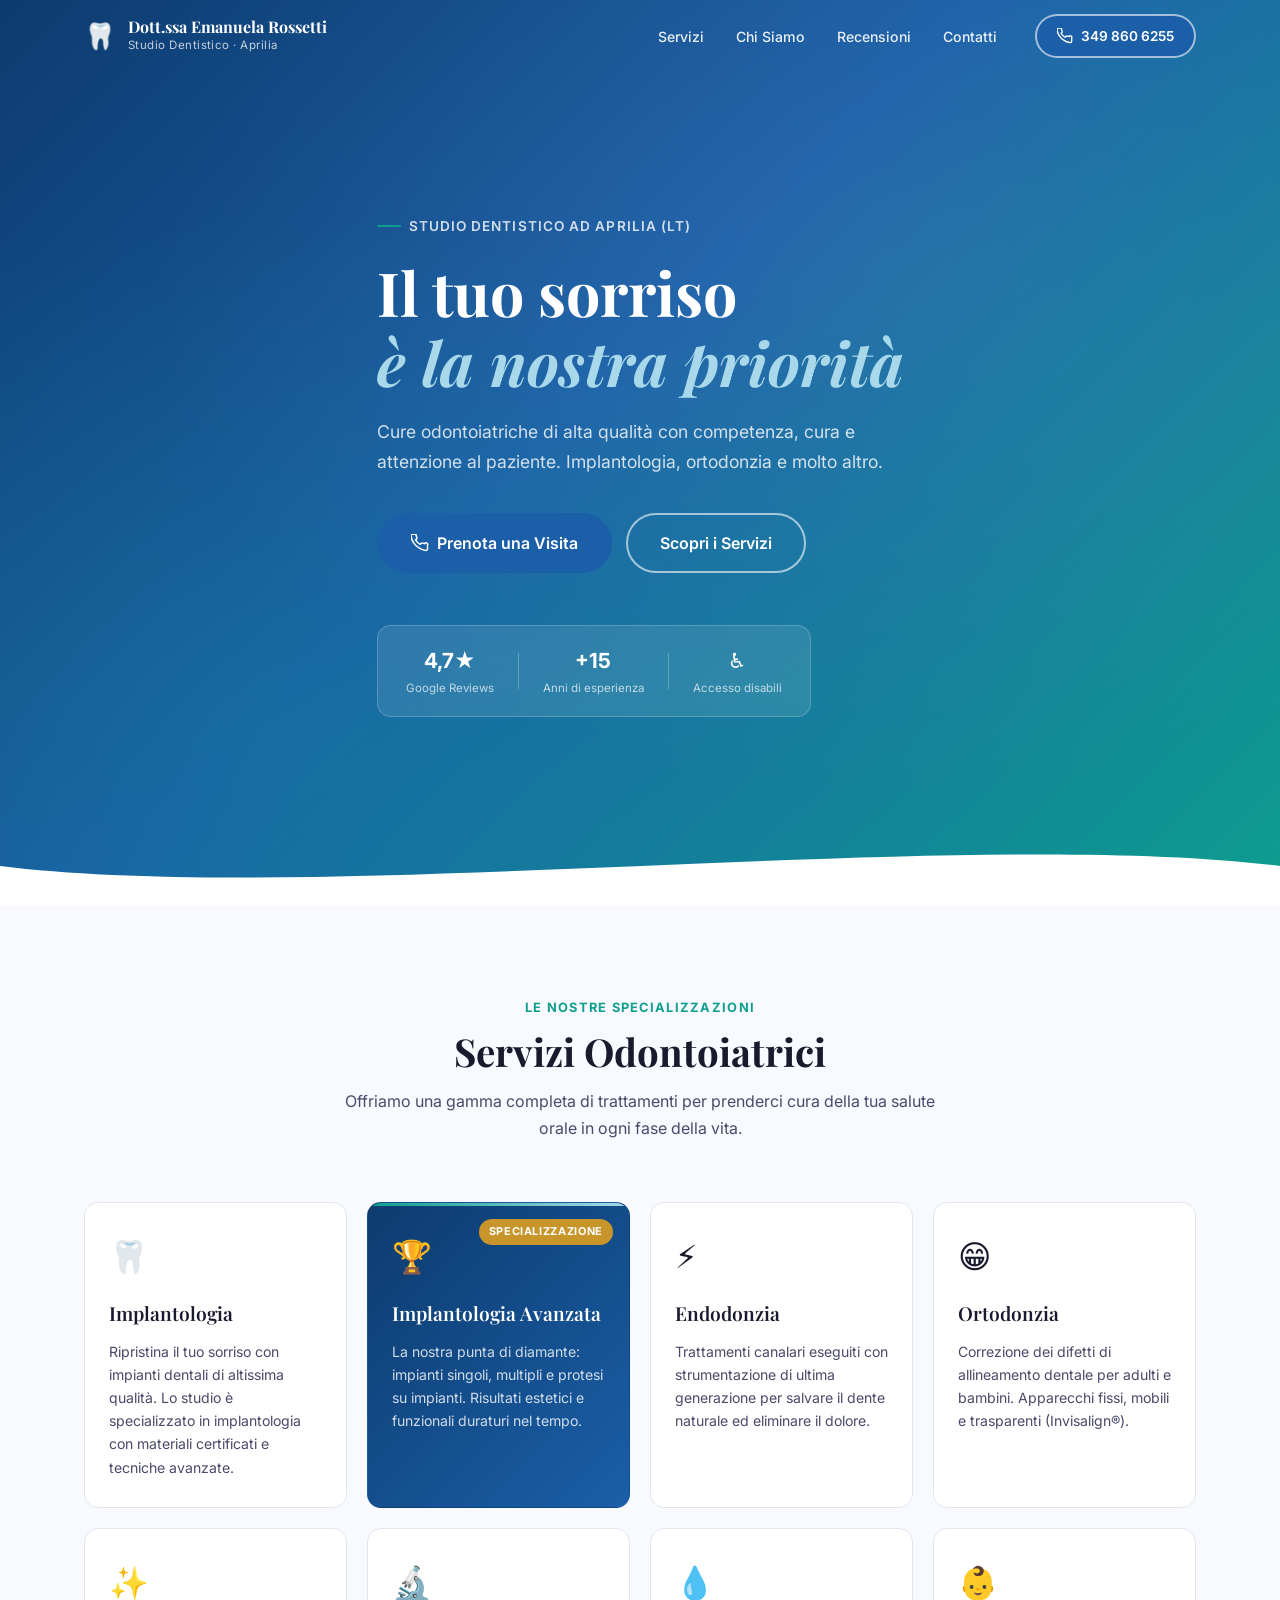
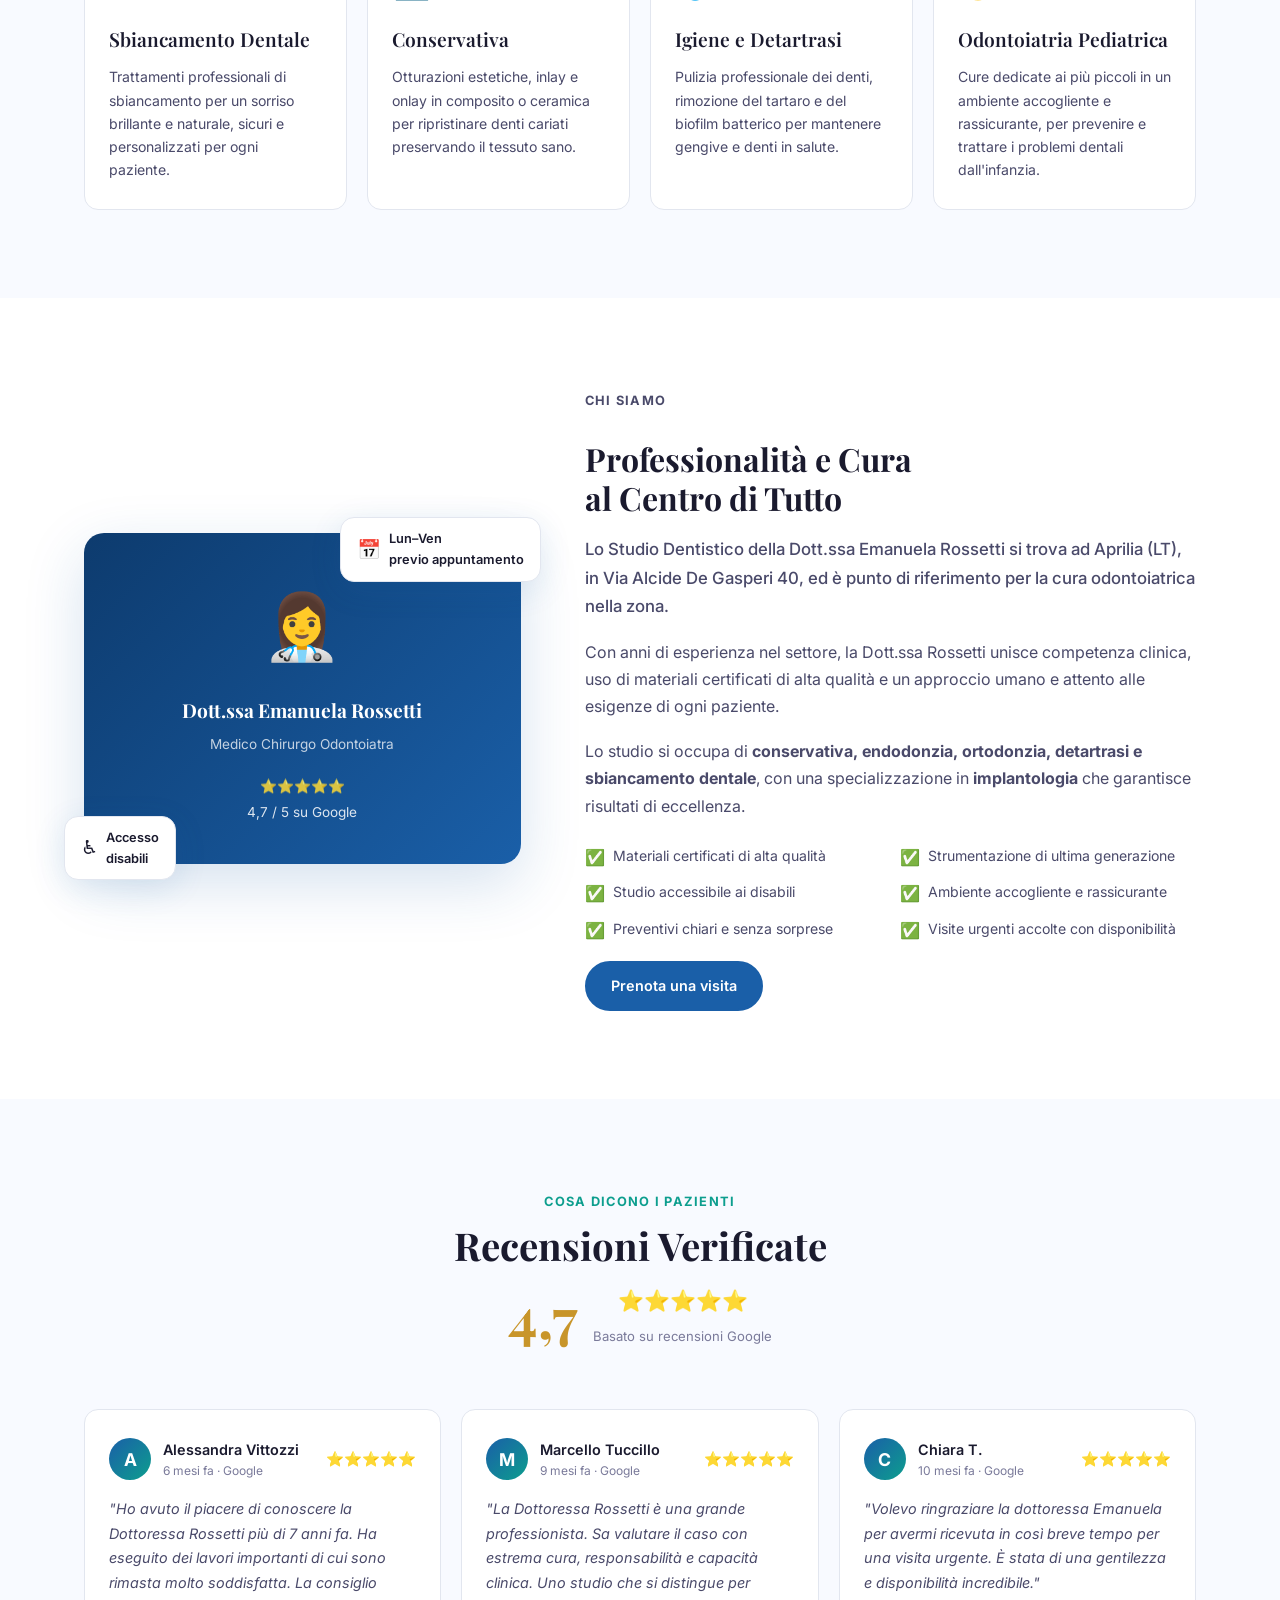
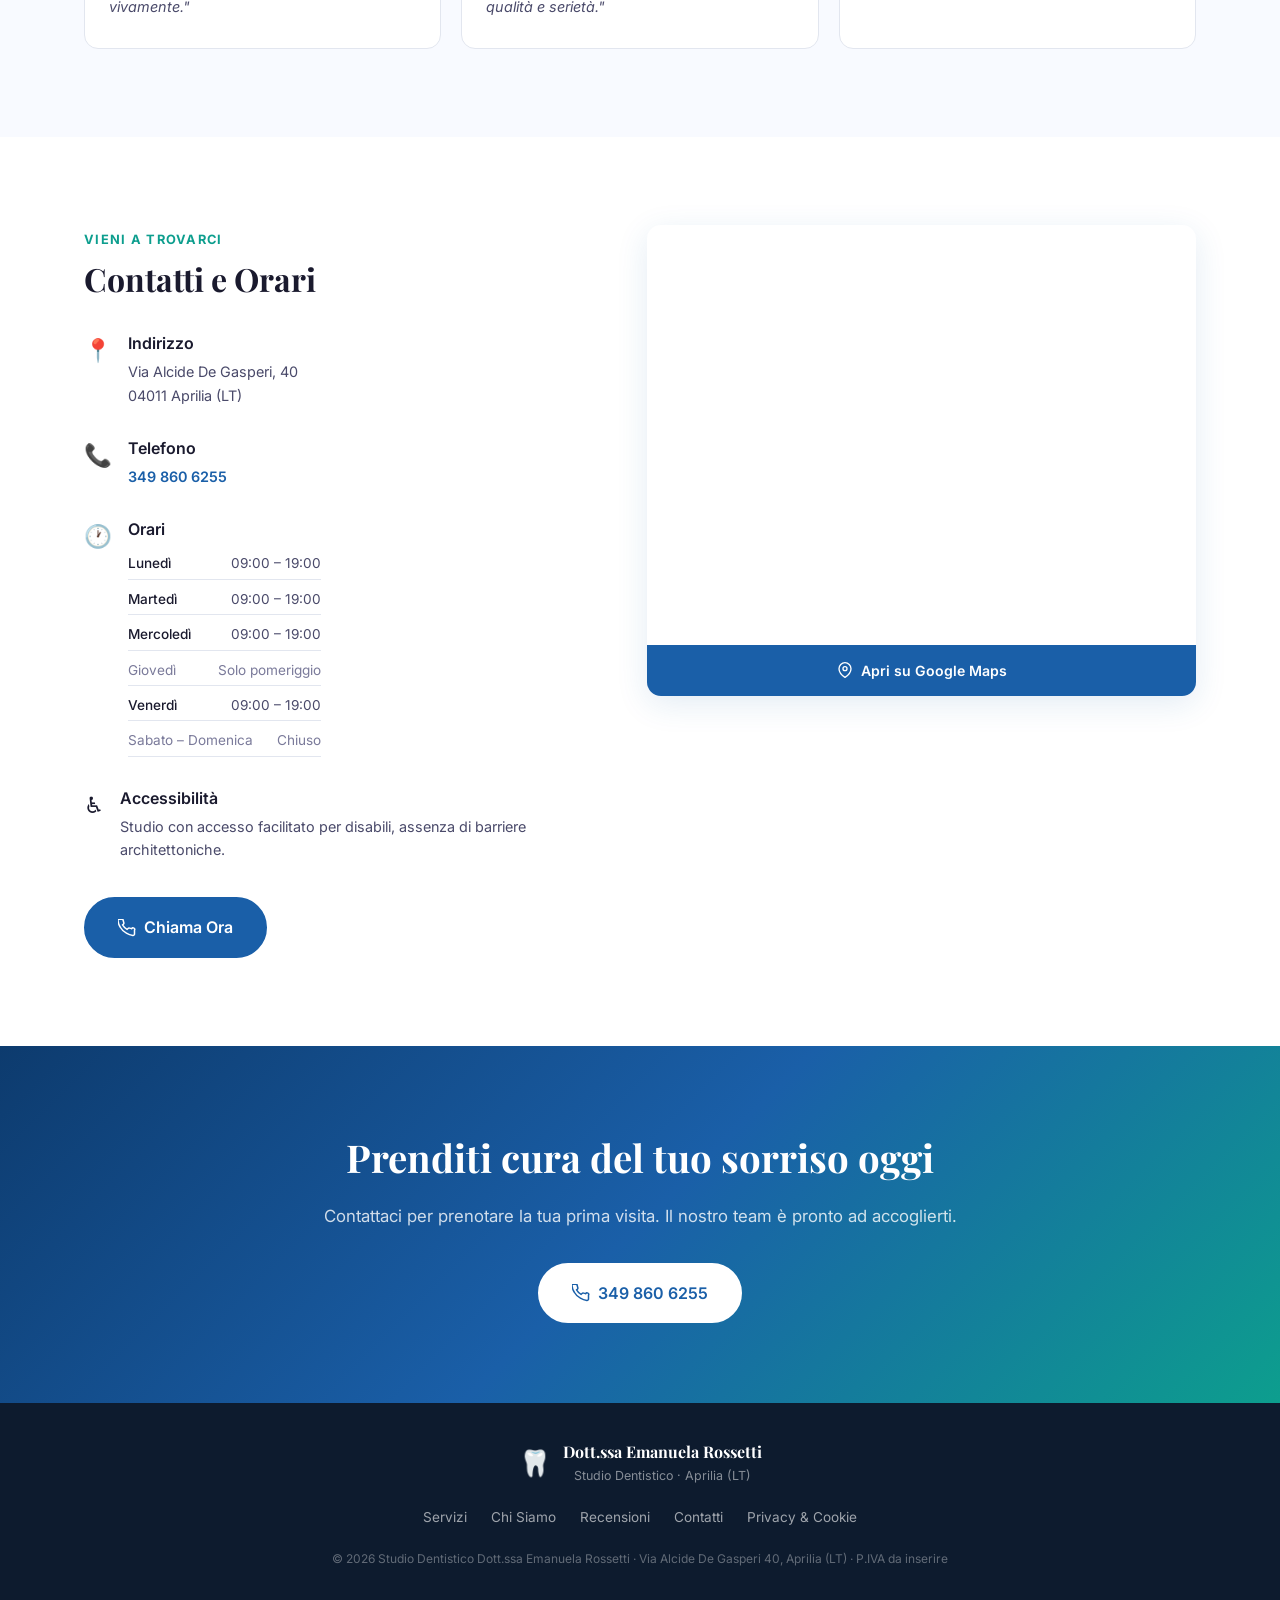
<file: index.html>
<!DOCTYPE html>
<html lang="it">
<head>
  <meta charset="UTF-8" />
  <meta name="viewport" content="width=device-width, initial-scale=1.0" />
  <meta name="description" content="Studio Dentistico Dott.ssa Emanuela Rossetti ad Aprilia (LT). Implantologia, ortodonzia, endodonzia, sbiancamento. Chiama il 349 860 6255." />
  <title>Studio Dentistico Dott.ssa Emanuela Rossetti – Aprilia (LT)</title>
  <link rel="canonical" href="https://www.studiorossetti-aprilia.it/" />

  <!-- Favicon (tooth emoji as inline SVG) -->
  <link rel="icon" href="data:image/svg+xml,%3Csvg xmlns='http://www.w3.org/2000/svg' viewBox='0 0 100 100'%3E%3Ctext y='.9em' font-size='90'%3E%F0%9F%A6%B7%3C/text%3E%3C/svg%3E" />

  <!-- Open Graph -->
  <meta property="og:type" content="website" />
  <meta property="og:locale" content="it_IT" />
  <meta property="og:site_name" content="Studio Dentistico Dott.ssa Emanuela Rossetti" />
  <meta property="og:title" content="Studio Dentistico Dott.ssa Emanuela Rossetti – Aprilia (LT)" />
  <meta property="og:description" content="Cure odontoiatriche di alta qualità ad Aprilia (LT): implantologia, ortodonzia, endodonzia, sbiancamento. Chiama il 349 860 6255." />
  <meta property="og:url" content="https://www.studiorossetti-aprilia.it/" />

  <!-- Twitter Card -->
  <meta name="twitter:card" content="summary" />
  <meta name="twitter:title" content="Studio Dentistico Dott.ssa Emanuela Rossetti – Aprilia (LT)" />
  <meta name="twitter:description" content="Cure odontoiatriche di alta qualità ad Aprilia (LT): implantologia, ortodonzia, endodonzia, sbiancamento. Chiama il 349 860 6255." />

  <link rel="preconnect" href="https://fonts.googleapis.com" />
  <link rel="preconnect" href="https://fonts.gstatic.com" crossorigin />
  <link href="https://fonts.googleapis.com/css2?family=Playfair+Display:wght@400;600;700&family=Inter:wght@300;400;500;600&display=swap" rel="stylesheet" />
  <link rel="stylesheet" href="style.css" />

  <!-- Dati strutturati per la SEO locale -->
  <script type="application/ld+json">
  {
    "@context": "https://schema.org",
    "@type": "Dentist",
    "name": "Studio Dentistico Dott.ssa Emanuela Rossetti",
    "description": "Studio dentistico ad Aprilia (LT). Implantologia, ortodonzia, endodonzia, conservativa, igiene e sbiancamento dentale.",
    "url": "https://www.studiorossetti-aprilia.it/",
    "telephone": "+39 349 860 6255",
    "image": "https://www.studiorossetti-aprilia.it/og-image.jpg",
    "priceRange": "€€",
    "address": {
      "@type": "PostalAddress",
      "streetAddress": "Via Alcide De Gasperi, 40",
      "addressLocality": "Aprilia",
      "addressRegion": "LT",
      "postalCode": "04011",
      "addressCountry": "IT"
    },
    "geo": {
      "@type": "GeoCoordinates",
      "latitude": 41.5938,
      "longitude": 12.6568
    },
    "openingHoursSpecification": [
      {
        "@type": "OpeningHoursSpecification",
        "dayOfWeek": ["Monday", "Tuesday", "Wednesday", "Friday"],
        "opens": "09:00",
        "closes": "19:00"
      },
      {
        "@type": "OpeningHoursSpecification",
        "dayOfWeek": "Thursday",
        "opens": "14:00",
        "closes": "19:00"
      }
    ],
    "areaServed": "Aprilia",
    "medicalSpecialty": "Dentistry"
  }
  </script>
</head>
<body>

  <!-- ===== HEADER ===== -->
  <header id="header">
    <div class="container header-inner">
      <a href="#hero" class="logo">
        <span class="logo-icon" aria-hidden="true">🦷</span>
        <div class="logo-text">
          <span class="logo-name">Dott.ssa Emanuela Rossetti</span>
          <span class="logo-sub">Studio Dentistico · Aprilia</span>
        </div>
      </a>
      <nav id="nav">
        <ul>
          <li><a href="#servizi">Servizi</a></li>
          <li><a href="#chi-siamo">Chi Siamo</a></li>
          <li><a href="#recensioni">Recensioni</a></li>
          <li><a href="#contatti">Contatti</a></li>
        </ul>
      </nav>
      <a href="tel:3498606255" class="btn btn-primary header-cta">
        <svg width="16" height="16" viewBox="0 0 24 24" fill="none" stroke="currentColor" stroke-width="2"><path d="M22 16.92v3a2 2 0 01-2.18 2 19.79 19.79 0 01-8.63-3.07A19.5 19.5 0 013.07 11a19.79 19.79 0 01-3.07-8.67A2 2 0 012 .18h3a2 2 0 012 1.72c.127.96.361 1.903.7 2.81a2 2 0 01-.45 2.11L6.09 7.91a16 16 0 006 6l1.27-1.27a2 2 0 012.11-.45c.907.339 1.85.573 2.81.7A2 2 0 0122 14.92z"/></svg>
        349 860 6255
      </a>
      <button class="burger" id="burger" aria-label="Menu">
        <span></span><span></span><span></span>
      </button>
    </div>
  </header>

  <!-- ===== HERO ===== -->
  <section id="hero">
    <div class="hero-bg"></div>
    <div class="container hero-content">
      <p class="hero-eyebrow">Studio Dentistico ad Aprilia (LT)</p>
      <h1>Il tuo sorriso<br><em>è la nostra priorità</em></h1>
      <p class="hero-subtitle">Cure odontoiatriche di alta qualità con competenza, cura e attenzione al paziente. Implantologia, ortodonzia e molto altro.</p>
      <div class="hero-actions">
        <a href="tel:3498606255" class="btn btn-primary btn-lg">
          <svg width="18" height="18" viewBox="0 0 24 24" fill="none" stroke="currentColor" stroke-width="2"><path d="M22 16.92v3a2 2 0 01-2.18 2 19.79 19.79 0 01-8.63-3.07A19.5 19.5 0 013.07 11a19.79 19.79 0 01-3.07-8.67A2 2 0 012 .18h3a2 2 0 012 1.72c.127.96.361 1.903.7 2.81a2 2 0 01-.45 2.11L6.09 7.91a16 16 0 006 6l1.27-1.27a2 2 0 012.11-.45c.907.339 1.85.573 2.81.7A2 2 0 0122 14.92z"/></svg>
          Prenota una Visita
        </a>
        <a href="#servizi" class="btn btn-outline btn-lg">Scopri i Servizi</a>
      </div>
      <div class="hero-stats">
        <div class="stat">
          <span class="stat-num">4,7★</span>
          <span class="stat-label">Google Reviews</span>
        </div>
        <div class="stat-divider"></div>
        <div class="stat">
          <span class="stat-num">+15</span>
          <span class="stat-label">Anni di esperienza</span>
        </div>
        <div class="stat-divider"></div>
        <div class="stat">
          <span class="stat-num">♿</span>
          <span class="stat-label">Accesso disabili</span>
        </div>
      </div>
    </div>
    <div class="hero-wave">
      <svg viewBox="0 0 1440 80" xmlns="http://www.w3.org/2000/svg" preserveAspectRatio="none">
        <path d="M0,40 C360,80 1080,0 1440,40 L1440,80 L0,80 Z" fill="#ffffff"/>
      </svg>
    </div>
  </section>

  <!-- ===== SERVIZI ===== -->
  <section id="servizi">
    <div class="container">
      <div class="section-header">
        <p class="section-eyebrow">Le nostre specializzazioni</p>
        <h2>Servizi Odontoiatrici</h2>
        <p class="section-subtitle">Offriamo una gamma completa di trattamenti per prenderci cura della tua salute orale in ogni fase della vita.</p>
      </div>
      <div class="services-grid">

        <div class="service-card">
          <div class="service-icon" aria-hidden="true">🦷</div>
          <h3>Implantologia</h3>
          <p>Ripristina il tuo sorriso con impianti dentali di altissima qualità. Lo studio è specializzato in implantologia con materiali certificati e tecniche avanzate.</p>
        </div>

        <div class="service-card featured">
          <div class="service-badge">Specializzazione</div>
          <div class="service-icon" aria-hidden="true">🏆</div>
          <h3>Implantologia Avanzata</h3>
          <p>La nostra punta di diamante: impianti singoli, multipli e protesi su impianti. Risultati estetici e funzionali duraturi nel tempo.</p>
        </div>

        <div class="service-card">
          <div class="service-icon" aria-hidden="true">⚡</div>
          <h3>Endodonzia</h3>
          <p>Trattamenti canalari eseguiti con strumentazione di ultima generazione per salvare il dente naturale ed eliminare il dolore.</p>
        </div>

        <div class="service-card">
          <div class="service-icon" aria-hidden="true">😁</div>
          <h3>Ortodonzia</h3>
          <p>Correzione dei difetti di allineamento dentale per adulti e bambini. Apparecchi fissi, mobili e trasparenti (Invisalign®).</p>
        </div>

        <div class="service-card">
          <div class="service-icon" aria-hidden="true">✨</div>
          <h3>Sbiancamento Dentale</h3>
          <p>Trattamenti professionali di sbiancamento per un sorriso brillante e naturale, sicuri e personalizzati per ogni paziente.</p>
        </div>

        <div class="service-card">
          <div class="service-icon" aria-hidden="true">🔬</div>
          <h3>Conservativa</h3>
          <p>Otturazioni estetiche, inlay e onlay in composito o ceramica per ripristinare denti cariati preservando il tessuto sano.</p>
        </div>

        <div class="service-card">
          <div class="service-icon" aria-hidden="true">💧</div>
          <h3>Igiene e Detartrasi</h3>
          <p>Pulizia professionale dei denti, rimozione del tartaro e del biofilm batterico per mantenere gengive e denti in salute.</p>
        </div>

        <div class="service-card">
          <div class="service-icon" aria-hidden="true">👶</div>
          <h3>Odontoiatria Pediatrica</h3>
          <p>Cure dedicate ai più piccoli in un ambiente accogliente e rassicurante, per prevenire e trattare i problemi dentali dall'infanzia.</p>
        </div>

      </div>
    </div>
  </section>

  <!-- ===== CHI SIAMO ===== -->
  <section id="chi-siamo">
    <div class="container about-grid">
      <div class="about-visual">
        <div class="about-card-main">
          <div class="about-icon-big" aria-hidden="true">👩‍⚕️</div>
          <p class="about-card-name">Dott.ssa Emanuela Rossetti</p>
          <p class="about-card-title">Medico Chirurgo Odontoiatra</p>
          <div class="about-card-rating">
            <span aria-hidden="true">⭐⭐⭐⭐⭐</span>
            <span>4,7 / 5 su Google</span>
          </div>
        </div>
        <div class="about-badge-1">
          <span>♿</span>
          <span>Accesso<br>disabili</span>
        </div>
        <div class="about-badge-2">
          <span>📅</span>
          <span>Lun–Ven<br>previo appuntamento</span>
        </div>
      </div>
      <div class="about-content">
        <p class="section-eyebrow">Chi siamo</p>
        <h2>Professionalità e Cura<br>al Centro di Tutto</h2>
        <p class="about-lead">Lo Studio Dentistico della Dott.ssa Emanuela Rossetti si trova ad Aprilia (LT), in Via Alcide De Gasperi 40, ed è punto di riferimento per la cura odontoiatrica nella zona.</p>
        <p>Con anni di esperienza nel settore, la Dott.ssa Rossetti unisce competenza clinica, uso di materiali certificati di alta qualità e un approccio umano e attento alle esigenze di ogni paziente.</p>
        <p>Lo studio si occupa di <strong>conservativa, endodonzia, ortodonzia, detartrasi e sbiancamento dentale</strong>, con una specializzazione in <strong>implantologia</strong> che garantisce risultati di eccellenza.</p>
        <div class="about-features">
          <div class="feature">
            <span class="feature-icon" aria-hidden="true">✅</span>
            <span>Materiali certificati di alta qualità</span>
          </div>
          <div class="feature">
            <span class="feature-icon" aria-hidden="true">✅</span>
            <span>Strumentazione di ultima generazione</span>
          </div>
          <div class="feature">
            <span class="feature-icon" aria-hidden="true">✅</span>
            <span>Studio accessibile ai disabili</span>
          </div>
          <div class="feature">
            <span class="feature-icon" aria-hidden="true">✅</span>
            <span>Ambiente accogliente e rassicurante</span>
          </div>
          <div class="feature">
            <span class="feature-icon" aria-hidden="true">✅</span>
            <span>Preventivi chiari e senza sorprese</span>
          </div>
          <div class="feature">
            <span class="feature-icon" aria-hidden="true">✅</span>
            <span>Visite urgenti accolte con disponibilità</span>
          </div>
        </div>
        <a href="tel:3498606255" class="btn btn-primary">Prenota una visita</a>
      </div>
    </div>
  </section>

  <!-- ===== RECENSIONI ===== -->
  <section id="recensioni">
    <div class="container">
      <div class="section-header">
        <p class="section-eyebrow">Cosa dicono i pazienti</p>
        <h2>Recensioni Verificate</h2>
        <div class="reviews-summary">
          <span class="reviews-score">4,7</span>
          <div>
            <div class="stars" aria-hidden="true">⭐⭐⭐⭐⭐</div>
            <span class="reviews-count">Basato su recensioni Google</span>
          </div>
        </div>
      </div>
      <div class="reviews-grid">

        <div class="review-card">
          <div class="review-header">
            <div class="reviewer-avatar">A</div>
            <div>
              <p class="reviewer-name">Alessandra Vittozzi</p>
              <p class="reviewer-date">6 mesi fa · Google</p>
            </div>
            <div class="review-stars" role="img" aria-label="Valutazione 5 stelle su 5">⭐⭐⭐⭐⭐</div>
          </div>
          <p class="review-text">"Ho avuto il piacere di conoscere la Dottoressa Rossetti più di 7 anni fa. Ha eseguito dei lavori importanti di cui sono rimasta molto soddisfatta. La consiglio vivamente."</p>
        </div>

        <div class="review-card">
          <div class="review-header">
            <div class="reviewer-avatar">M</div>
            <div>
              <p class="reviewer-name">Marcello Tuccillo</p>
              <p class="reviewer-date">9 mesi fa · Google</p>
            </div>
            <div class="review-stars" role="img" aria-label="Valutazione 5 stelle su 5">⭐⭐⭐⭐⭐</div>
          </div>
          <p class="review-text">"La Dottoressa Rossetti è una grande professionista. Sa valutare il caso con estrema cura, responsabilità e capacità clinica. Uno studio che si distingue per qualità e serietà."</p>
        </div>

        <div class="review-card">
          <div class="review-header">
            <div class="reviewer-avatar">C</div>
            <div>
              <p class="reviewer-name">Chiara T.</p>
              <p class="reviewer-date">10 mesi fa · Google</p>
            </div>
            <div class="review-stars" role="img" aria-label="Valutazione 5 stelle su 5">⭐⭐⭐⭐⭐</div>
          </div>
          <p class="review-text">"Volevo ringraziare la dottoressa Emanuela per avermi ricevuta in così breve tempo per una visita urgente. È stata di una gentilezza e disponibilità incredibile."</p>
        </div>

      </div>
    </div>
  </section>

  <!-- ===== ORARI + CONTATTI ===== -->
  <section id="contatti">
    <div class="container contact-grid">

      <div class="contact-info">
        <p class="section-eyebrow">Vieni a trovarci</p>
        <h2>Contatti e Orari</h2>

        <div class="contact-items">
          <div class="contact-item">
            <span class="contact-icon" aria-hidden="true">📍</span>
            <div>
              <strong>Indirizzo</strong>
              <p>Via Alcide De Gasperi, 40<br>04011 Aprilia (LT)</p>
            </div>
          </div>
          <div class="contact-item">
            <span class="contact-icon" aria-hidden="true">📞</span>
            <div>
              <strong>Telefono</strong>
              <p><a href="tel:3498606255">349 860 6255</a></p>
            </div>
          </div>
          <div class="contact-item">
            <span class="contact-icon" aria-hidden="true">🕐</span>
            <div>
              <strong>Orari</strong>
              <div class="hours-table">
                <div class="hours-row"><span>Lunedì</span><span>09:00 – 19:00</span></div>
                <div class="hours-row"><span>Martedì</span><span>09:00 – 19:00</span></div>
                <div class="hours-row"><span>Mercoledì</span><span>09:00 – 19:00</span></div>
                <div class="hours-row hours-closed"><span>Giovedì</span><span>Solo pomeriggio</span></div>
                <div class="hours-row"><span>Venerdì</span><span>09:00 – 19:00</span></div>
                <div class="hours-row hours-closed"><span>Sabato – Domenica</span><span>Chiuso</span></div>
              </div>
            </div>
          </div>
          <div class="contact-item">
            <span class="contact-icon" aria-hidden="true">♿</span>
            <div>
              <strong>Accessibilità</strong>
              <p>Studio con accesso facilitato per disabili, assenza di barriere architettoniche.</p>
            </div>
          </div>
        </div>

        <a href="tel:3498606255" class="btn btn-primary btn-lg">
          <svg width="18" height="18" viewBox="0 0 24 24" fill="none" stroke="currentColor" stroke-width="2"><path d="M22 16.92v3a2 2 0 01-2.18 2 19.79 19.79 0 01-8.63-3.07A19.5 19.5 0 013.07 11a19.79 19.79 0 01-3.07-8.67A2 2 0 012 .18h3a2 2 0 012 1.72c.127.96.361 1.903.7 2.81a2 2 0 01-.45 2.11L6.09 7.91a16 16 0 006 6l1.27-1.27a2 2 0 012.11-.45c.907.339 1.85.573 2.81.7A2 2 0 0122 14.92z"/></svg>
          Chiama Ora
        </a>
      </div>

      <div class="contact-map">
        <iframe
          src="https://www.google.com/maps/embed?pb=!1m18!1m12!1m3!1d2986.23!2d12.6568!3d41.5938!2m3!1f0!2f0!3f0!3m2!1i1024!2i768!4f13.1!3m3!1m2!1s0x1325887b18d1b289%3A0x0!2sVia+Alcide+De+Gasperi+40+Aprilia!5e0!3m2!1sit!2sit!4v1"
          allowfullscreen=""
          loading="lazy"
          referrerpolicy="no-referrer-when-downgrade"
          title="Mappa Studio Dentistico Rossetti Aprilia">
        </iframe>
        <a href="https://www.google.com/maps/search/Studio+Dentistico+Dott.ssa+Emanuela+Rossetti+Via+Alcide+De+Gasperi+40+Aprilia" target="_blank" rel="noopener" class="map-link">
          <svg width="16" height="16" viewBox="0 0 24 24" fill="none" stroke="currentColor" stroke-width="2"><path d="M21 10c0 7-9 13-9 13s-9-6-9-13a9 9 0 0118 0z"/><circle cx="12" cy="10" r="3"/></svg>
          Apri su Google Maps
        </a>
      </div>

    </div>
  </section>

  <!-- ===== CTA FINALE ===== -->
  <section id="cta-final">
    <div class="container cta-content">
      <h2>Prenditi cura del tuo sorriso oggi</h2>
      <p>Contattaci per prenotare la tua prima visita. Il nostro team è pronto ad accoglierti.</p>
      <a href="tel:3498606255" class="btn btn-white btn-lg">
        <svg width="18" height="18" viewBox="0 0 24 24" fill="none" stroke="currentColor" stroke-width="2"><path d="M22 16.92v3a2 2 0 01-2.18 2 19.79 19.79 0 01-8.63-3.07A19.5 19.5 0 013.07 11a19.79 19.79 0 01-3.07-8.67A2 2 0 012 .18h3a2 2 0 012 1.72c.127.96.361 1.903.7 2.81a2 2 0 01-.45 2.11L6.09 7.91a16 16 0 006 6l1.27-1.27a2 2 0 012.11-.45c.907.339 1.85.573 2.81.7A2 2 0 0122 14.92z"/></svg>
        349 860 6255
      </a>
    </div>
  </section>

  <!-- ===== FOOTER ===== -->
  <footer id="footer">
    <div class="container footer-inner">
      <div class="footer-brand">
        <span class="logo-icon" aria-hidden="true">🦷</span>
        <div>
          <p class="footer-name">Dott.ssa Emanuela Rossetti</p>
          <p class="footer-tagline">Studio Dentistico · Aprilia (LT)</p>
        </div>
      </div>
      <div class="footer-links">
        <a href="#servizi">Servizi</a>
        <a href="#chi-siamo">Chi Siamo</a>
        <a href="#recensioni">Recensioni</a>
        <a href="#contatti">Contatti</a>
        <a href="privacy.html">Privacy &amp; Cookie</a>
      </div>
      <p class="footer-copy">© <span id="year">2026</span> Studio Dentistico Dott.ssa Emanuela Rossetti · Via Alcide De Gasperi 40, Aprilia (LT) · P.IVA da inserire</p>
    </div>
  </footer>

  <script src="script.js"></script>
</body>
</html>
</file>
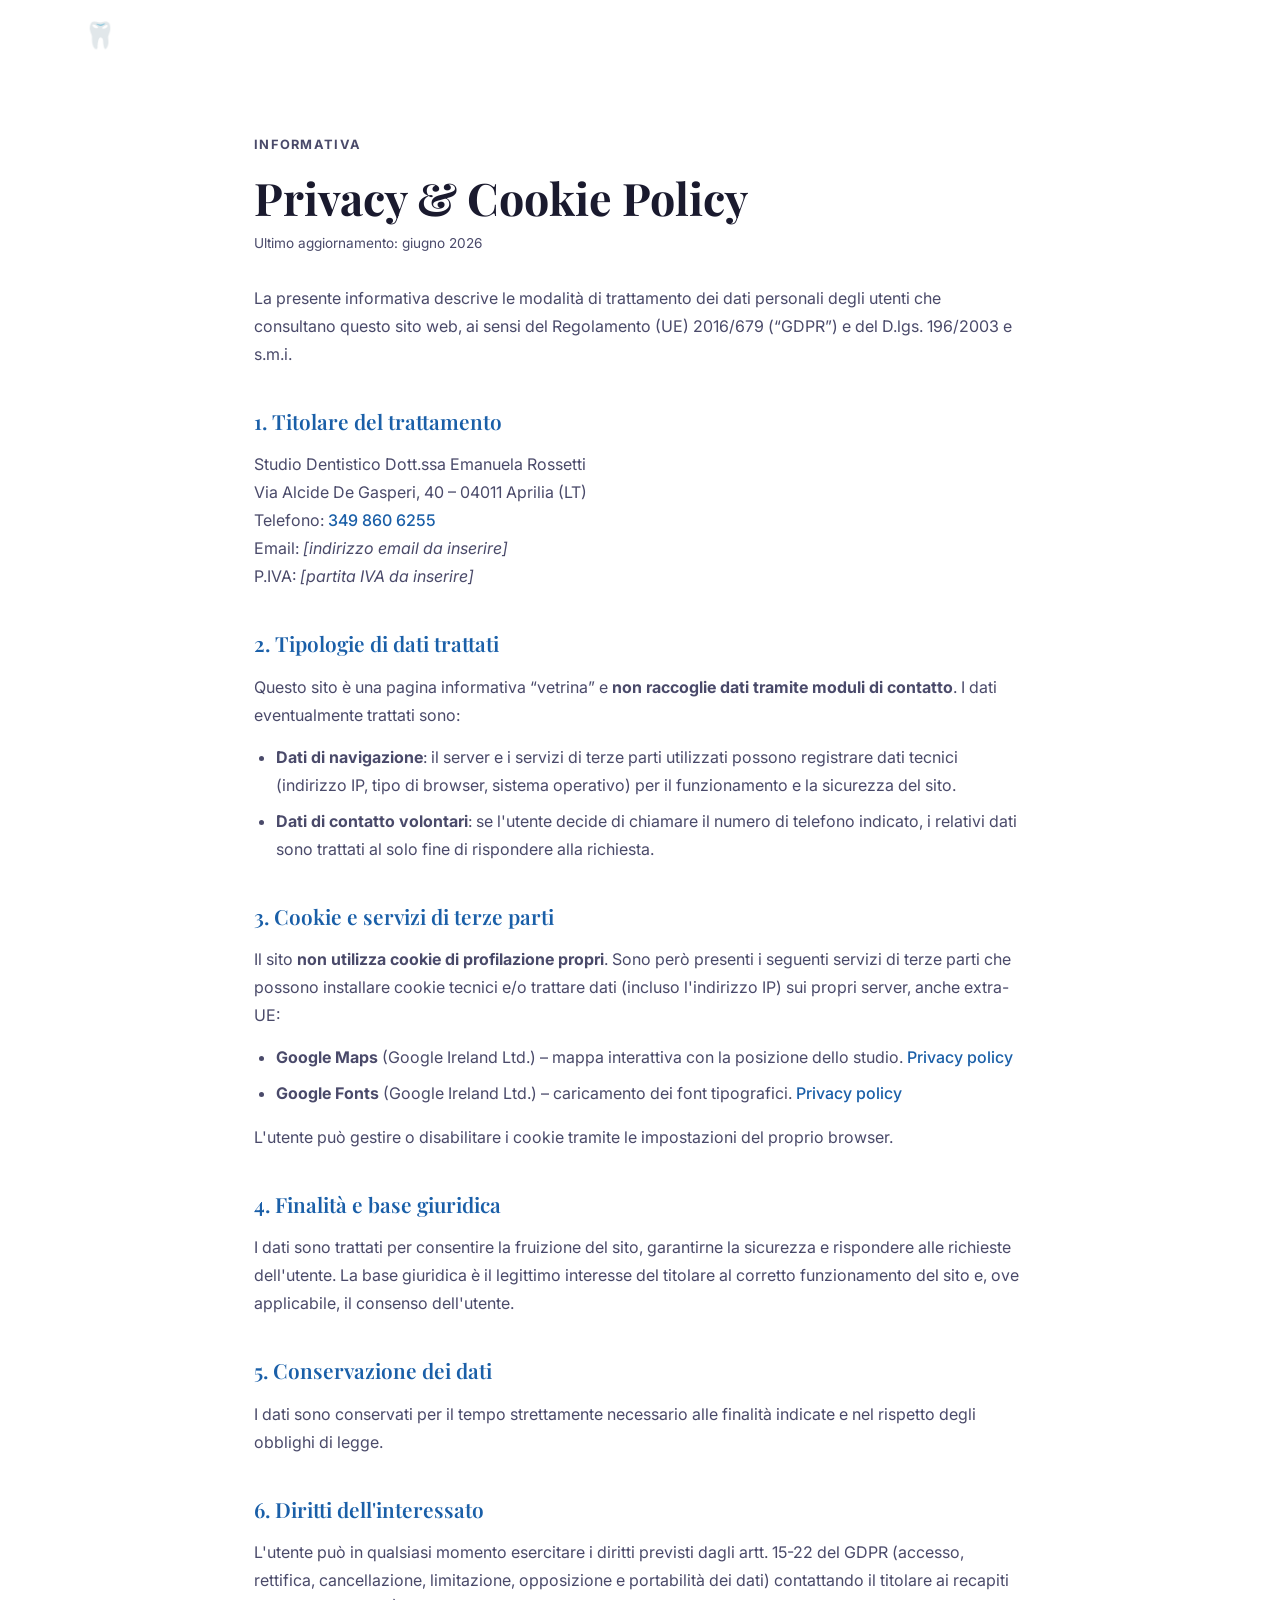
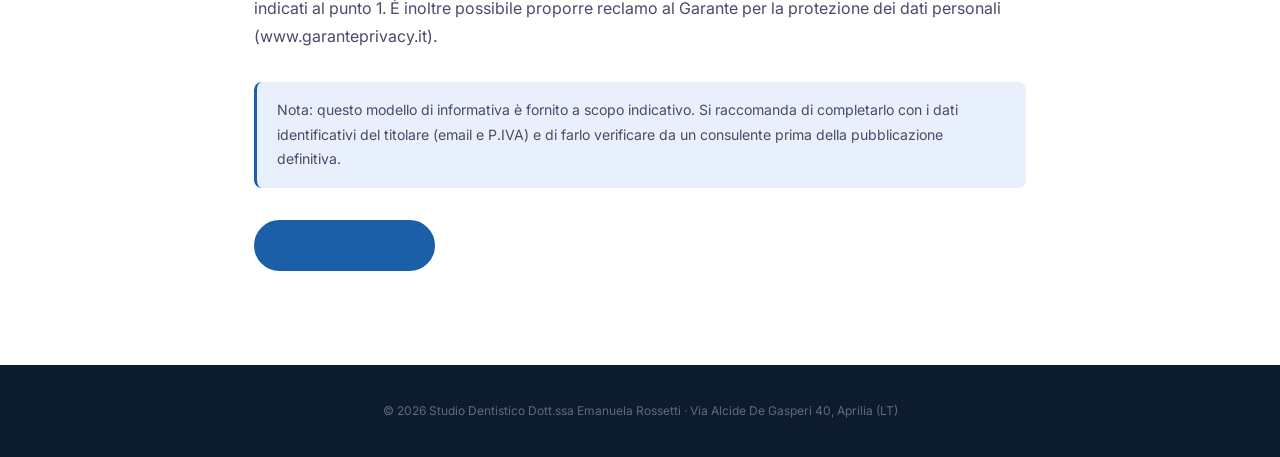
<file: privacy.html>
<!DOCTYPE html>
<html lang="it">
<head>
  <meta charset="UTF-8" />
  <meta name="viewport" content="width=device-width, initial-scale=1.0" />
  <meta name="description" content="Informativa Privacy e Cookie dello Studio Dentistico Dott.ssa Emanuela Rossetti, Aprilia (LT)." />
  <meta name="robots" content="noindex, follow" />
  <title>Privacy &amp; Cookie Policy – Studio Dentistico Dott.ssa Emanuela Rossetti</title>
  <link rel="icon" href="data:image/svg+xml,%3Csvg xmlns='http://www.w3.org/2000/svg' viewBox='0 0 100 100'%3E%3Ctext y='.9em' font-size='90'%3E%F0%9F%A6%B7%3C/text%3E%3C/svg%3E" />
  <link rel="preconnect" href="https://fonts.googleapis.com" />
  <link rel="preconnect" href="https://fonts.gstatic.com" crossorigin />
  <link href="https://fonts.googleapis.com/css2?family=Playfair+Display:wght@400;600;700&family=Inter:wght@300;400;500;600&display=swap" rel="stylesheet" />
  <link rel="stylesheet" href="style.css" />
</head>
<body>

  <header id="header" class="scrolled" style="position: sticky;">
    <div class="container header-inner">
      <a href="index.html" class="logo">
        <span class="logo-icon" aria-hidden="true">🦷</span>
        <div class="logo-text">
          <span class="logo-name">Dott.ssa Emanuela Rossetti</span>
          <span class="logo-sub">Studio Dentistico · Aprilia</span>
        </div>
      </a>
      <nav id="nav">
        <ul>
          <li><a href="index.html">← Torna al sito</a></li>
        </ul>
      </nav>
    </div>
  </header>

  <main class="legal">
    <div class="container">
      <p class="section-eyebrow">Informativa</p>
      <h1>Privacy &amp; Cookie Policy</h1>
      <p class="legal-updated">Ultimo aggiornamento: giugno 2026</p>

      <p>La presente informativa descrive le modalità di trattamento dei dati personali
      degli utenti che consultano questo sito web, ai sensi del Regolamento (UE) 2016/679
      (“GDPR”) e del D.lgs. 196/2003 e s.m.i.</p>

      <h2>1. Titolare del trattamento</h2>
      <p>Studio Dentistico Dott.ssa Emanuela Rossetti<br>
      Via Alcide De Gasperi, 40 – 04011 Aprilia (LT)<br>
      Telefono: <a href="tel:3498606255">349 860 6255</a><br>
      Email: <em>[indirizzo email da inserire]</em><br>
      P.IVA: <em>[partita IVA da inserire]</em></p>

      <h2>2. Tipologie di dati trattati</h2>
      <p>Questo sito è una pagina informativa “vetrina” e <strong>non raccoglie dati
      tramite moduli di contatto</strong>. I dati eventualmente trattati sono:</p>
      <ul>
        <li><strong>Dati di navigazione</strong>: il server e i servizi di terze parti
        utilizzati possono registrare dati tecnici (indirizzo IP, tipo di browser,
        sistema operativo) per il funzionamento e la sicurezza del sito.</li>
        <li><strong>Dati di contatto volontari</strong>: se l'utente decide di chiamare
        il numero di telefono indicato, i relativi dati sono trattati al solo fine di
        rispondere alla richiesta.</li>
      </ul>

      <h2>3. Cookie e servizi di terze parti</h2>
      <p>Il sito <strong>non utilizza cookie di profilazione propri</strong>. Sono però
      presenti i seguenti servizi di terze parti che possono installare cookie tecnici
      e/o trattare dati (incluso l'indirizzo IP) sui propri server, anche extra-UE:</p>
      <ul>
        <li><strong>Google Maps</strong> (Google Ireland Ltd.) – mappa interattiva con
        la posizione dello studio.
        <a href="https://policies.google.com/privacy" target="_blank" rel="noopener">Privacy policy</a></li>
        <li><strong>Google Fonts</strong> (Google Ireland Ltd.) – caricamento dei font
        tipografici.
        <a href="https://policies.google.com/privacy" target="_blank" rel="noopener">Privacy policy</a></li>
      </ul>
      <p>L'utente può gestire o disabilitare i cookie tramite le impostazioni del proprio
      browser.</p>

      <h2>4. Finalità e base giuridica</h2>
      <p>I dati sono trattati per consentire la fruizione del sito, garantirne la
      sicurezza e rispondere alle richieste dell'utente. La base giuridica è il
      legittimo interesse del titolare al corretto funzionamento del sito e,
      ove applicabile, il consenso dell'utente.</p>

      <h2>5. Conservazione dei dati</h2>
      <p>I dati sono conservati per il tempo strettamente necessario alle finalità
      indicate e nel rispetto degli obblighi di legge.</p>

      <h2>6. Diritti dell'interessato</h2>
      <p>L'utente può in qualsiasi momento esercitare i diritti previsti dagli artt.
      15-22 del GDPR (accesso, rettifica, cancellazione, limitazione, opposizione e
      portabilità dei dati) contattando il titolare ai recapiti indicati al punto 1.
      È inoltre possibile proporre reclamo al Garante per la protezione dei dati
      personali (www.garanteprivacy.it).</p>

      <p class="legal-note">Nota: questo modello di informativa è fornito a scopo
      indicativo. Si raccomanda di completarlo con i dati identificativi del titolare
      (email e P.IVA) e di farlo verificare da un consulente prima della pubblicazione
      definitiva.</p>

      <p style="margin-top: 32px;"><a href="index.html" class="btn btn-primary">← Torna alla home</a></p>
    </div>
  </main>

  <footer id="footer">
    <div class="container footer-inner">
      <p class="footer-copy">© <span id="year">2026</span> Studio Dentistico Dott.ssa Emanuela Rossetti · Via Alcide De Gasperi 40, Aprilia (LT)</p>
    </div>
  </footer>

  <script src="script.js"></script>
</body>
</html>
</file>
<file: style.css>
/* ===========================
   RESET & BASE
   =========================== */
*, *::before, *::after { box-sizing: border-box; margin: 0; padding: 0; }

:root {
  --blue:       #1a5fa8;
  --blue-dark:  #154d8a;
  --blue-light: #e8f1fb;
  --teal:       #0d9e8e;
  --teal-light: #e0f5f3;
  --gold:       #c8952a;
  --text:       #1a1a2e;
  --text-mid:   #4a4a6a;
  --text-light: #7a7a9a;
  --border:     #e2e6ef;
  --bg:         #f8faff;
  --white:      #ffffff;
  --radius:     14px;
  --shadow-sm:  0 2px 8px rgba(26,95,168,.08);
  --shadow-md:  0 8px 32px rgba(26,95,168,.12);
  --shadow-lg:  0 20px 60px rgba(26,95,168,.18);
  --font-head:  'Playfair Display', Georgia, serif;
  --font-body:  'Inter', system-ui, sans-serif;
}

html { scroll-behavior: smooth; }

body {
  font-family: var(--font-body);
  color: var(--text);
  background: var(--white);
  line-height: 1.65;
  -webkit-font-smoothing: antialiased;
}

img { max-width: 100%; display: block; }
a { text-decoration: none; color: inherit; }

.container {
  max-width: 1160px;
  margin: 0 auto;
  padding: 0 24px;
}

/* ===========================
   BUTTONS
   =========================== */
.btn {
  display: inline-flex;
  align-items: center;
  gap: 8px;
  padding: 11px 24px;
  border-radius: 50px;
  font-family: var(--font-body);
  font-size: .9rem;
  font-weight: 600;
  cursor: pointer;
  border: 2px solid transparent;
  transition: all .22s ease;
  white-space: nowrap;
}
.btn-lg { padding: 15px 32px; font-size: 1rem; }

.btn-primary {
  background: var(--blue);
  color: var(--white);
  border-color: var(--blue);
}
.btn-primary:hover { background: var(--blue-dark); border-color: var(--blue-dark); transform: translateY(-2px); box-shadow: 0 8px 24px rgba(26,95,168,.3); }

.btn-outline {
  background: transparent;
  color: var(--white);
  border-color: rgba(255,255,255,.6);
}
.btn-outline:hover { background: rgba(255,255,255,.15); border-color: var(--white); transform: translateY(-2px); }

.btn-white {
  background: var(--white);
  color: var(--blue);
  border-color: var(--white);
}
.btn-white:hover { background: var(--blue-light); transform: translateY(-2px); box-shadow: 0 8px 24px rgba(0,0,0,.15); }

/* ===========================
   HEADER
   =========================== */
#header {
  position: fixed;
  top: 0; left: 0; right: 0;
  z-index: 1000;
  padding: 14px 0;
  background: transparent;
  transition: background .3s, box-shadow .3s, padding .3s;
}
#header.scrolled {
  background: var(--white);
  box-shadow: var(--shadow-sm);
  padding: 10px 0;
}
#header.scrolled .logo-name,
#header.scrolled .logo-sub,
#header.scrolled nav a { color: var(--text); }
#header.scrolled .header-cta { background: var(--blue); color: var(--white); border-color: var(--blue); }

.header-inner {
  display: flex;
  align-items: center;
  gap: 24px;
}

.logo {
  display: flex;
  align-items: center;
  gap: 12px;
  flex-shrink: 0;
}
.logo-icon { font-size: 1.6rem; }
.logo-text { display: flex; flex-direction: column; }
.logo-name { font-family: var(--font-head); font-size: 1rem; font-weight: 700; color: var(--white); line-height: 1.2; }
.logo-sub { font-size: .72rem; color: rgba(255,255,255,.75); letter-spacing: .04em; }

nav { margin-left: auto; }
nav ul { list-style: none; display: flex; gap: 4px; }
nav a {
  padding: 8px 14px;
  border-radius: 8px;
  font-size: .88rem;
  font-weight: 500;
  color: rgba(255,255,255,.9);
  transition: background .2s, color .2s;
}
nav a:hover { background: rgba(255,255,255,.15); color: var(--white); }

.header-cta {
  padding: 9px 20px;
  font-size: .85rem;
  border: 2px solid rgba(255,255,255,.6);
  color: var(--white);
  border-radius: 50px;
  transition: all .22s;
}
.header-cta:hover { background: var(--white); color: var(--blue); border-color: var(--white); }

.burger {
  display: none;
  flex-direction: column;
  gap: 5px;
  background: none;
  border: none;
  cursor: pointer;
  padding: 4px;
}
.burger span { display: block; width: 22px; height: 2px; background: var(--white); border-radius: 2px; transition: all .25s; }
#header.scrolled .burger span { background: var(--text); }

/* ===========================
   HERO
   =========================== */
#hero {
  position: relative;
  min-height: 100vh;
  display: flex;
  align-items: center;
  overflow: hidden;
  background: linear-gradient(135deg, #0d3b6e 0%, #1a5fa8 45%, #0d9e8e 100%);
}

.hero-bg {
  position: absolute;
  inset: 0;
  background:
    radial-gradient(ellipse at 70% 30%, rgba(255,255,255,.06) 0%, transparent 60%),
    radial-gradient(ellipse at 20% 80%, rgba(13,158,142,.2) 0%, transparent 50%);
  pointer-events: none;
}

.hero-content {
  position: relative;
  z-index: 2;
  padding: 120px 24px 100px;
  max-width: 680px;
}

.hero-eyebrow {
  display: inline-flex;
  align-items: center;
  gap: 8px;
  font-size: .85rem;
  font-weight: 600;
  color: rgba(255,255,255,.8);
  letter-spacing: .08em;
  text-transform: uppercase;
  margin-bottom: 20px;
}
.hero-eyebrow::before {
  content: '';
  display: inline-block;
  width: 24px; height: 2px;
  background: var(--teal);
  border-radius: 2px;
}

#hero h1 {
  font-family: var(--font-head);
  font-size: clamp(2.4rem, 5vw, 3.8rem);
  font-weight: 700;
  color: var(--white);
  line-height: 1.15;
  margin-bottom: 20px;
}
#hero h1 em { font-style: italic; color: #a8d8ea; }

.hero-subtitle {
  font-size: 1.1rem;
  color: rgba(255,255,255,.8);
  max-width: 520px;
  margin-bottom: 36px;
  line-height: 1.7;
}

.hero-actions { display: flex; gap: 14px; flex-wrap: wrap; margin-bottom: 52px; }

.hero-stats {
  display: flex;
  align-items: center;
  gap: 24px;
  background: rgba(255,255,255,.1);
  backdrop-filter: blur(12px);
  border: 1px solid rgba(255,255,255,.2);
  border-radius: var(--radius);
  padding: 18px 28px;
  width: fit-content;
}
.stat { display: flex; flex-direction: column; align-items: center; }
.stat-num { font-size: 1.3rem; font-weight: 700; color: var(--white); }
.stat-label { font-size: .72rem; color: rgba(255,255,255,.7); text-align: center; white-space: nowrap; }
.stat-divider { width: 1px; height: 36px; background: rgba(255,255,255,.25); }

.hero-wave {
  position: absolute;
  bottom: -1px; left: 0; right: 0;
  height: 80px;
  z-index: 3;
}
.hero-wave svg { width: 100%; height: 100%; }

/* ===========================
   SECTION COMMONS
   =========================== */
section { padding: 88px 0; }

.section-header {
  text-align: center;
  max-width: 620px;
  margin: 0 auto 60px;
}
.section-eyebrow {
  display: inline-block;
  font-size: .8rem;
  font-weight: 700;
  color: var(--teal);
  letter-spacing: .1em;
  text-transform: uppercase;
  margin-bottom: 10px;
}
.section-header h2 {
  font-family: var(--font-head);
  font-size: clamp(1.8rem, 3vw, 2.6rem);
  font-weight: 700;
  color: var(--text);
  margin-bottom: 14px;
  line-height: 1.2;
}
.section-subtitle {
  font-size: 1rem;
  color: var(--text-mid);
  line-height: 1.7;
}

/* ===========================
   SERVIZI
   =========================== */
#servizi { background: var(--bg); }

.services-grid {
  display: grid;
  grid-template-columns: repeat(auto-fill, minmax(250px, 1fr));
  gap: 20px;
}

.service-card {
  background: var(--white);
  border: 1px solid var(--border);
  border-radius: var(--radius);
  padding: 28px 24px;
  position: relative;
  transition: transform .25s, box-shadow .25s, border-color .25s;
  overflow: hidden;
}
.service-card::before {
  content: '';
  position: absolute;
  top: 0; left: 0; right: 0;
  height: 3px;
  background: linear-gradient(90deg, var(--blue), var(--teal));
  transform: scaleX(0);
  transform-origin: left;
  transition: transform .3s;
}
.service-card:hover { transform: translateY(-6px); box-shadow: var(--shadow-md); border-color: var(--blue-light); }
.service-card:hover::before { transform: scaleX(1); }

.service-card.featured {
  background: linear-gradient(135deg, #0d3b6e, #1a5fa8);
  border-color: transparent;
  color: var(--white);
}
.service-card.featured::before { background: linear-gradient(90deg, var(--teal), #a8d8ea); transform: scaleX(1); }
.service-card.featured h3 { color: var(--white); }
.service-card.featured p { color: rgba(255,255,255,.8); }

.service-badge {
  position: absolute;
  top: 16px; right: 16px;
  background: var(--gold);
  color: var(--white);
  font-size: .68rem;
  font-weight: 700;
  letter-spacing: .06em;
  text-transform: uppercase;
  padding: 4px 10px;
  border-radius: 50px;
}

.service-icon { font-size: 2rem; margin-bottom: 14px; }
.service-card h3 { font-family: var(--font-head); font-size: 1.2rem; font-weight: 600; color: var(--text); margin-bottom: 10px; }
.service-card p { font-size: .88rem; color: var(--text-mid); line-height: 1.65; }

/* ===========================
   CHI SIAMO
   =========================== */
#chi-siamo { background: var(--white); }

.about-grid {
  display: grid;
  grid-template-columns: 1fr 1.4fr;
  gap: 64px;
  align-items: center;
}

.about-visual { position: relative; }

.about-card-main {
  background: linear-gradient(135deg, #0d3b6e, #1a5fa8);
  border-radius: 20px;
  padding: 40px 32px;
  text-align: center;
  color: var(--white);
  box-shadow: var(--shadow-lg);
}
.about-icon-big { font-size: 4rem; margin-bottom: 16px; }
.about-card-name { font-family: var(--font-head); font-size: 1.2rem; font-weight: 700; margin-bottom: 6px; }
.about-card-title { font-size: .85rem; color: rgba(255,255,255,.75); margin-bottom: 20px; }
.about-card-rating { display: flex; flex-direction: column; align-items: center; gap: 4px; font-size: .85rem; color: rgba(255,255,255,.85); }

.about-badge-1, .about-badge-2 {
  position: absolute;
  display: flex;
  align-items: center;
  gap: 8px;
  background: var(--white);
  border: 1px solid var(--border);
  border-radius: var(--radius);
  padding: 10px 16px;
  box-shadow: var(--shadow-md);
  font-size: .8rem;
  font-weight: 600;
  color: var(--text);
  white-space: nowrap;
}
.about-badge-1 { bottom: -16px; left: -20px; }
.about-badge-2 { top: -16px; right: -20px; }
.about-badge-1 span:first-child, .about-badge-2 span:first-child { font-size: 1.2rem; }

.about-content > * + * { margin-top: 18px; }
.about-content h2 {
  font-family: var(--font-head);
  font-size: clamp(1.8rem, 2.5vw, 2.4rem);
  font-weight: 700;
  line-height: 1.2;
  color: var(--text);
}
.about-lead { font-size: 1.05rem; color: var(--text-mid); line-height: 1.7; font-weight: 500; }
.about-content p { color: var(--text-mid); line-height: 1.7; }

.about-features {
  display: grid;
  grid-template-columns: 1fr 1fr;
  gap: 10px 20px;
  margin-top: 24px !important;
}
.feature { display: flex; align-items: flex-start; gap: 8px; font-size: .88rem; color: var(--text-mid); }
.feature-icon { flex-shrink: 0; font-size: 1rem; }

/* ===========================
   RECENSIONI
   =========================== */
#recensioni { background: var(--bg); }

.reviews-summary {
  display: flex;
  align-items: center;
  justify-content: center;
  gap: 16px;
  margin-top: 16px;
}
.reviews-score {
  font-family: var(--font-head);
  font-size: 3.5rem;
  font-weight: 700;
  color: var(--gold);
  line-height: 1;
}
.stars { font-size: 1.3rem; margin-bottom: 4px; }
.reviews-count { font-size: .82rem; color: var(--text-light); }

.reviews-grid {
  display: grid;
  grid-template-columns: repeat(auto-fill, minmax(300px, 1fr));
  gap: 20px;
}

.review-card {
  background: var(--white);
  border: 1px solid var(--border);
  border-radius: var(--radius);
  padding: 28px 24px;
  transition: transform .25s, box-shadow .25s;
}
.review-card:hover { transform: translateY(-4px); box-shadow: var(--shadow-md); }

.review-header {
  display: flex;
  align-items: center;
  gap: 12px;
  margin-bottom: 16px;
}
.reviewer-avatar {
  width: 42px; height: 42px;
  border-radius: 50%;
  background: linear-gradient(135deg, var(--blue), var(--teal));
  color: var(--white);
  font-weight: 700;
  font-size: 1.1rem;
  display: flex; align-items: center; justify-content: center;
  flex-shrink: 0;
}
.reviewer-name { font-weight: 600; font-size: .9rem; color: var(--text); }
.reviewer-date { font-size: .75rem; color: var(--text-light); }
.review-stars { margin-left: auto; font-size: .9rem; white-space: nowrap; }
.review-text { font-size: .9rem; color: var(--text-mid); line-height: 1.7; font-style: italic; }

/* ===========================
   CONTATTI
   =========================== */
#contatti { background: var(--white); }

.contact-grid {
  display: grid;
  grid-template-columns: 1fr 1.1fr;
  gap: 64px;
  align-items: start;
}

.contact-info h2 {
  font-family: var(--font-head);
  font-size: clamp(1.8rem, 2.5vw, 2.4rem);
  font-weight: 700;
  color: var(--text);
  margin-bottom: 32px;
  line-height: 1.2;
}
.contact-items { display: flex; flex-direction: column; gap: 28px; margin-bottom: 36px; }
.contact-item { display: flex; gap: 16px; align-items: flex-start; }
.contact-icon { font-size: 1.4rem; flex-shrink: 0; margin-top: 2px; }
.contact-item strong { display: block; font-weight: 600; color: var(--text); margin-bottom: 4px; }
.contact-item p { font-size: .9rem; color: var(--text-mid); line-height: 1.6; }
.contact-item a { color: var(--blue); font-weight: 600; }
.contact-item a:hover { text-decoration: underline; }

.hours-table { display: flex; flex-direction: column; gap: 4px; margin-top: 6px; }
.hours-row {
  display: flex;
  justify-content: space-between;
  font-size: .85rem;
  color: var(--text-mid);
  padding: 4px 0;
  border-bottom: 1px solid var(--border);
  gap: 24px;
}
.hours-row span:first-child { font-weight: 500; color: var(--text); }
.hours-closed span { color: var(--text-light) !important; font-weight: 400 !important; }

.contact-map {
  position: relative;
  border-radius: var(--radius);
  overflow: hidden;
  box-shadow: var(--shadow-md);
}
.contact-map iframe {
  width: 100%;
  height: 420px;
  border: none;
  display: block;
}
.map-link {
  display: flex;
  align-items: center;
  justify-content: center;
  gap: 8px;
  background: var(--blue);
  color: var(--white);
  padding: 14px;
  font-size: .88rem;
  font-weight: 600;
  transition: background .2s;
}
.map-link:hover { background: var(--blue-dark); }

/* ===========================
   CTA FINALE
   =========================== */
#cta-final {
  background: linear-gradient(135deg, #0d3b6e, #1a5fa8, #0d9e8e);
  padding: 80px 0;
}
.cta-content { text-align: center; }
.cta-content h2 {
  font-family: var(--font-head);
  font-size: clamp(1.8rem, 3vw, 2.6rem);
  font-weight: 700;
  color: var(--white);
  margin-bottom: 14px;
}
.cta-content p { font-size: 1.05rem; color: rgba(255,255,255,.8); margin-bottom: 32px; }

/* ===========================
   FOOTER
   =========================== */
#footer {
  background: #0d1b2e;
  padding: 36px 0;
}
.footer-inner {
  display: flex;
  flex-direction: column;
  align-items: center;
  gap: 20px;
  text-align: center;
}
.footer-brand { display: flex; align-items: center; gap: 12px; }
.footer-name { font-family: var(--font-head); font-size: 1rem; font-weight: 700; color: var(--white); }
.footer-tagline { font-size: .78rem; color: rgba(255,255,255,.5); }
.footer-links { display: flex; gap: 24px; flex-wrap: wrap; justify-content: center; }
.footer-links a { font-size: .85rem; color: rgba(255,255,255,.6); transition: color .2s; }
.footer-links a:hover { color: var(--white); }
.footer-copy { font-size: .75rem; color: rgba(255,255,255,.35); }

/* ===========================
   RESPONSIVE
   =========================== */
@media (max-width: 900px) {
  .about-grid,
  .contact-grid { grid-template-columns: 1fr; gap: 40px; }
  .about-visual { max-width: 380px; margin: 0 auto; }
  .about-badge-1 { left: -8px; }
  .about-badge-2 { right: -8px; }
}

@media (max-width: 768px) {
  nav, .header-cta { display: none; }
  .burger { display: flex; margin-left: auto; }

  #nav.open {
    display: block;
    position: fixed;
    top: 0; left: 0; right: 0; bottom: 0;
    background: #0d1b2e;
    z-index: 999;
    padding: 80px 32px 40px;
  }
  #nav.open ul { flex-direction: column; gap: 0; }
  #nav.open ul li a {
    display: block;
    padding: 18px 0;
    font-size: 1.4rem;
    font-weight: 600;
    color: var(--white);
    border-bottom: 1px solid rgba(255,255,255,.08);
  }

  .hero-stats { flex-direction: column; gap: 16px; align-items: flex-start; padding: 20px; }
  .stat-divider { width: 40px; height: 1px; }
  .stat { flex-direction: row; gap: 10px; }

  .about-features { grid-template-columns: 1fr; }

  .services-grid { grid-template-columns: 1fr; }
  .reviews-grid { grid-template-columns: 1fr; }

  section { padding: 60px 0; }
}

@media (max-width: 480px) {
  .hero-actions { flex-direction: column; align-items: flex-start; }
  .hero-stats { width: 100%; }
  .about-badge-1, .about-badge-2 { display: none; }
  .footer-links { gap: 14px; }
}

/* ===========================
   PAGINA LEGALE (PRIVACY)
   =========================== */
.legal { padding: 60px 0 80px; background: var(--white); }
.legal .container { max-width: 820px; }
.legal h1 {
  font-family: var(--font-head);
  font-size: clamp(2rem, 4vw, 2.8rem);
  font-weight: 700;
  color: var(--text);
  line-height: 1.2;
  margin-bottom: 8px;
}
.legal h2 {
  font-family: var(--font-head);
  font-size: 1.3rem;
  font-weight: 600;
  color: var(--blue);
  margin: 36px 0 12px;
}
.legal p { color: var(--text-mid); margin-bottom: 14px; line-height: 1.75; }
.legal ul { margin: 0 0 16px 22px; color: var(--text-mid); line-height: 1.75; }
.legal li { margin-bottom: 8px; }
.legal a { color: var(--blue); font-weight: 500; }
.legal a:hover { text-decoration: underline; }
.legal-updated { font-size: .85rem; color: var(--text-light); margin-bottom: 28px !important; }
.legal-note {
  margin-top: 32px;
  padding: 16px 20px;
  background: var(--blue-light);
  border-left: 3px solid var(--blue);
  border-radius: 8px;
  font-size: .88rem;
}

/* ===========================
   SCROLL ANIMATIONS
   =========================== */
.reveal {
  opacity: 0;
  transform: translateY(30px);
  transition: opacity .6s ease, transform .6s ease;
}
.reveal.visible {
  opacity: 1;
  transform: translateY(0);
}
</file>
